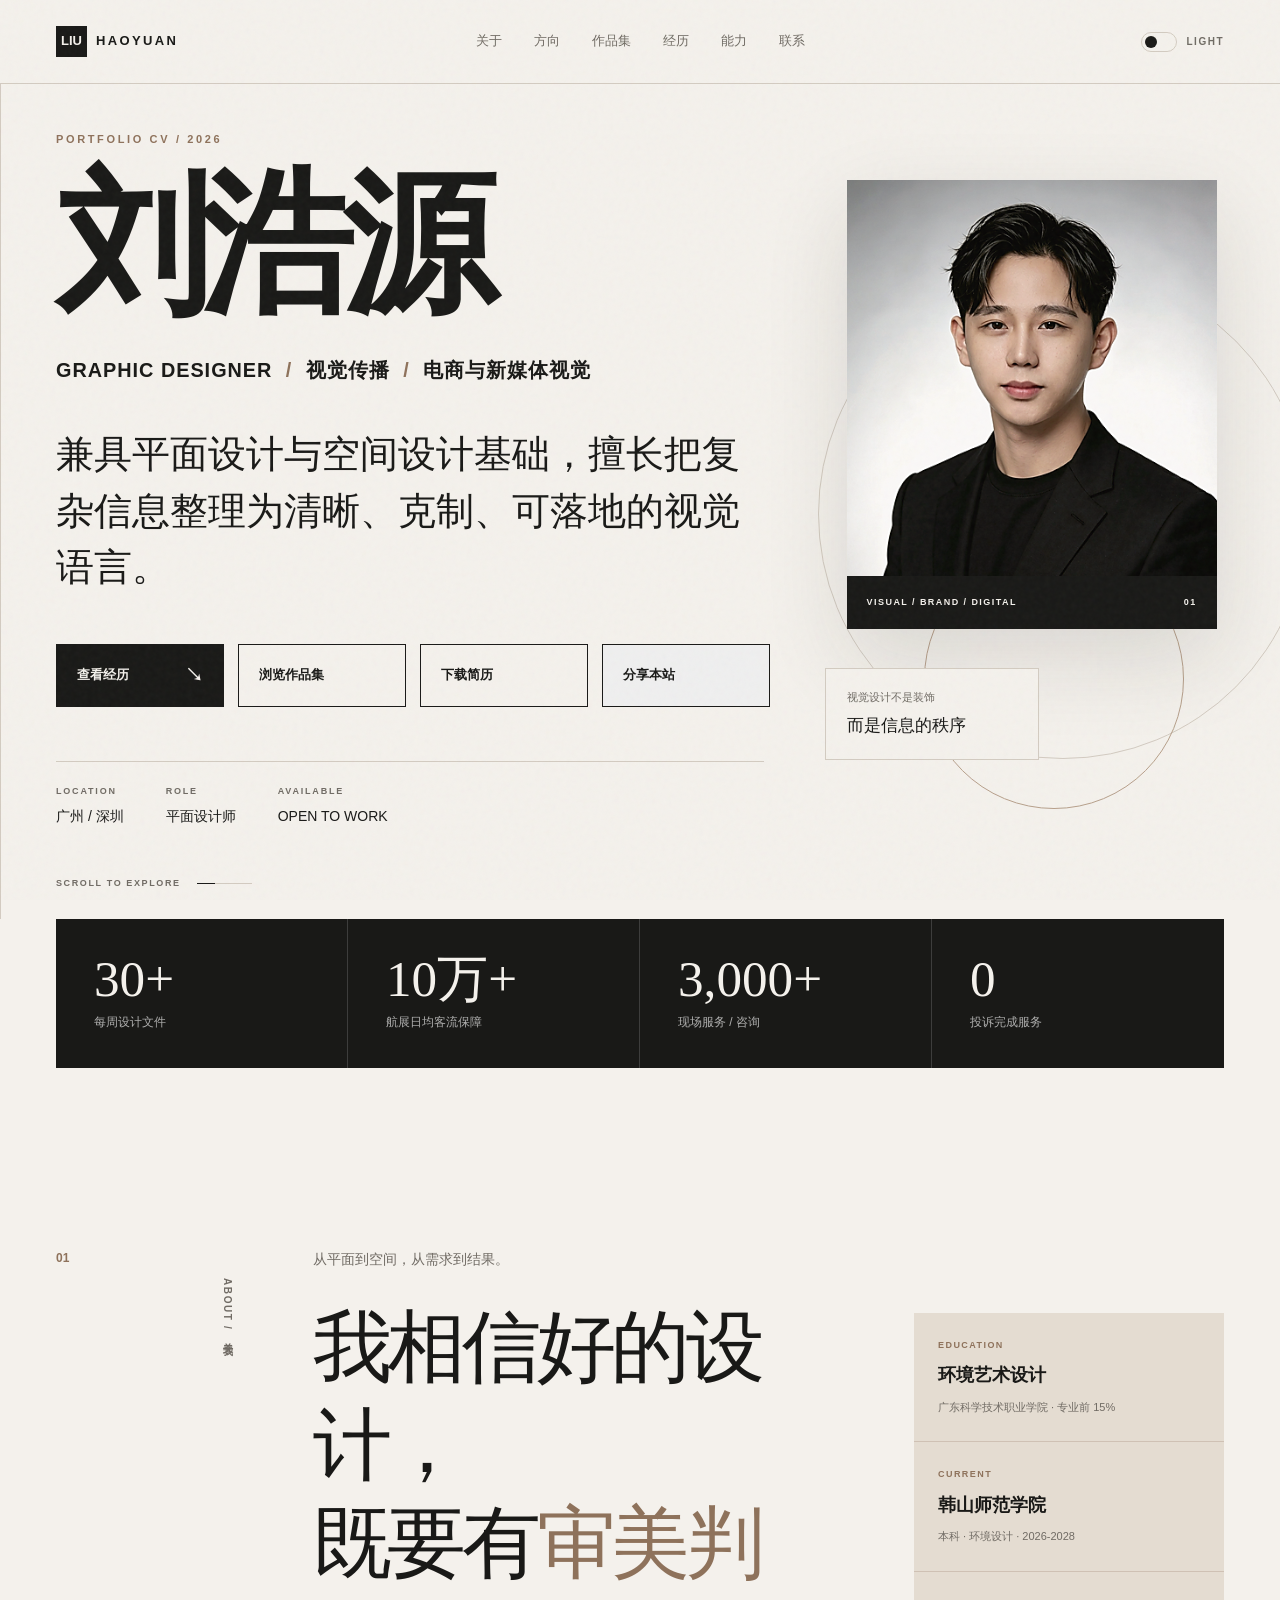
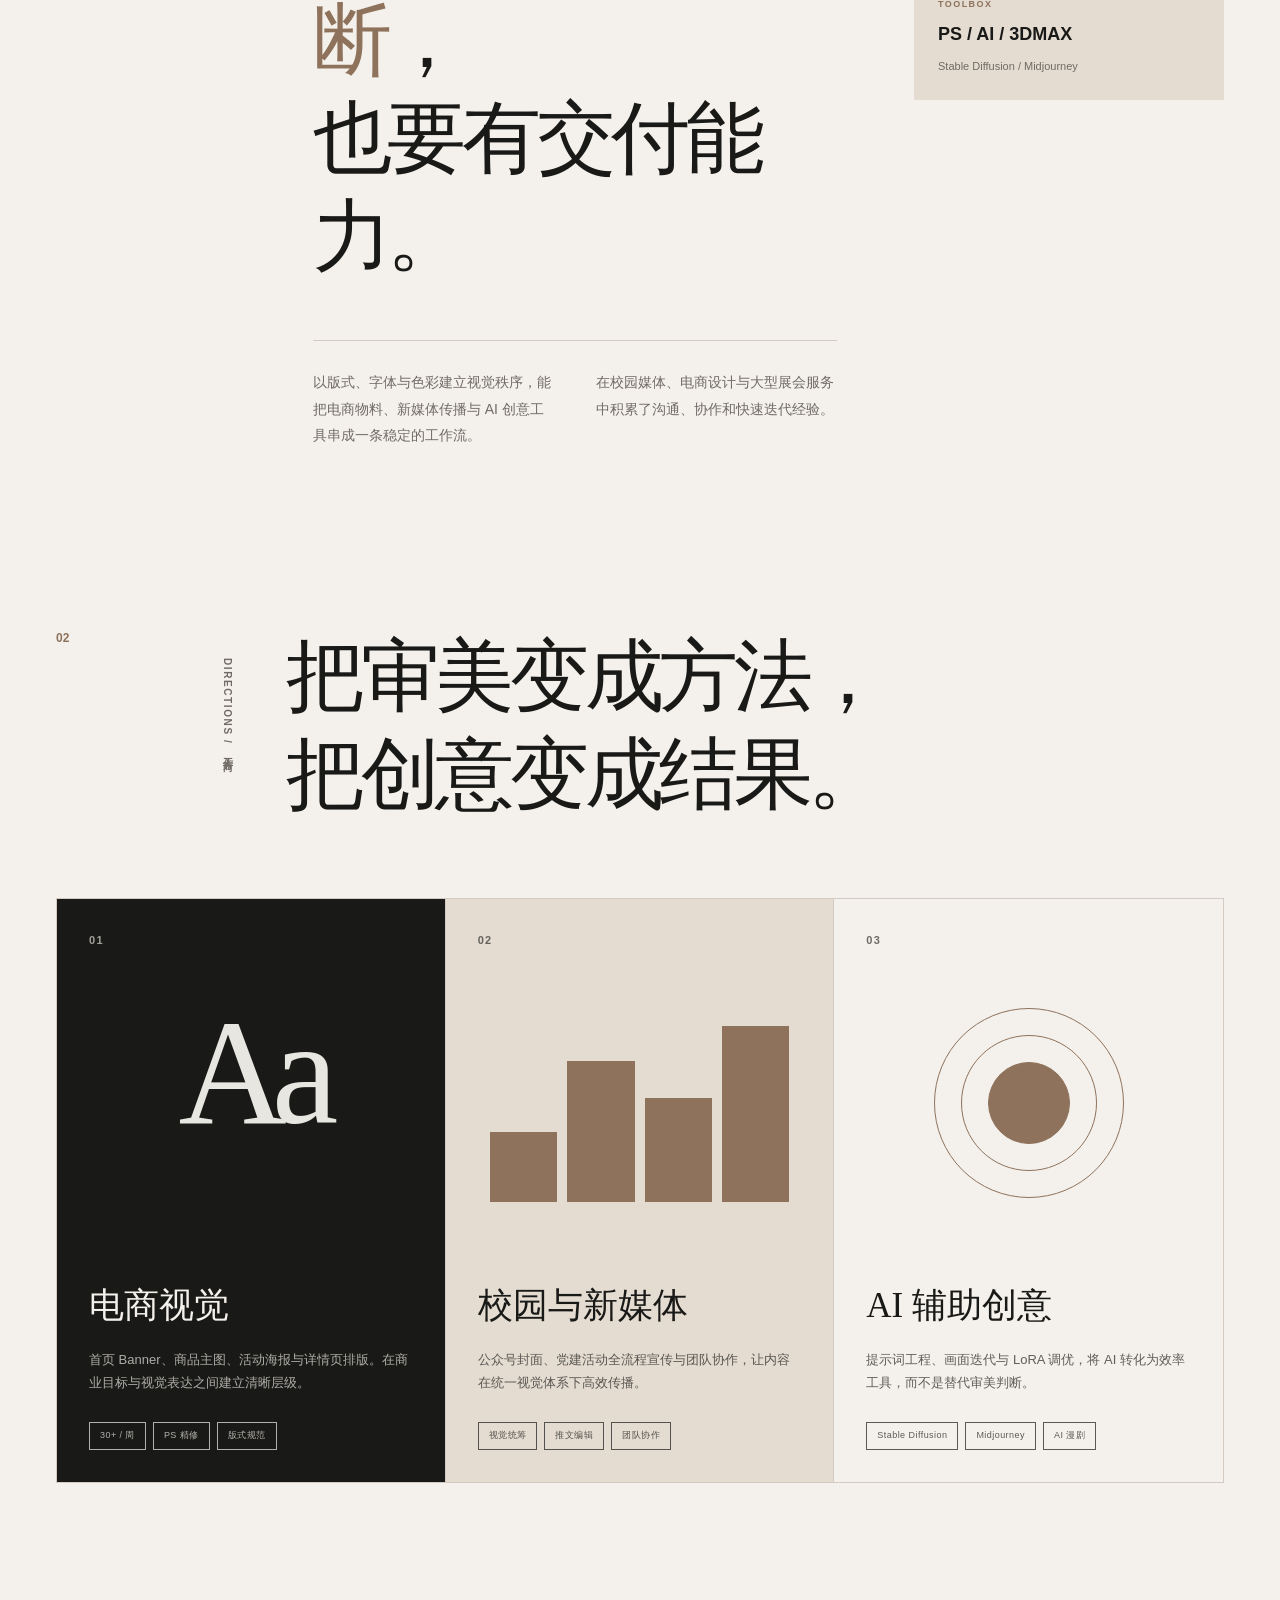
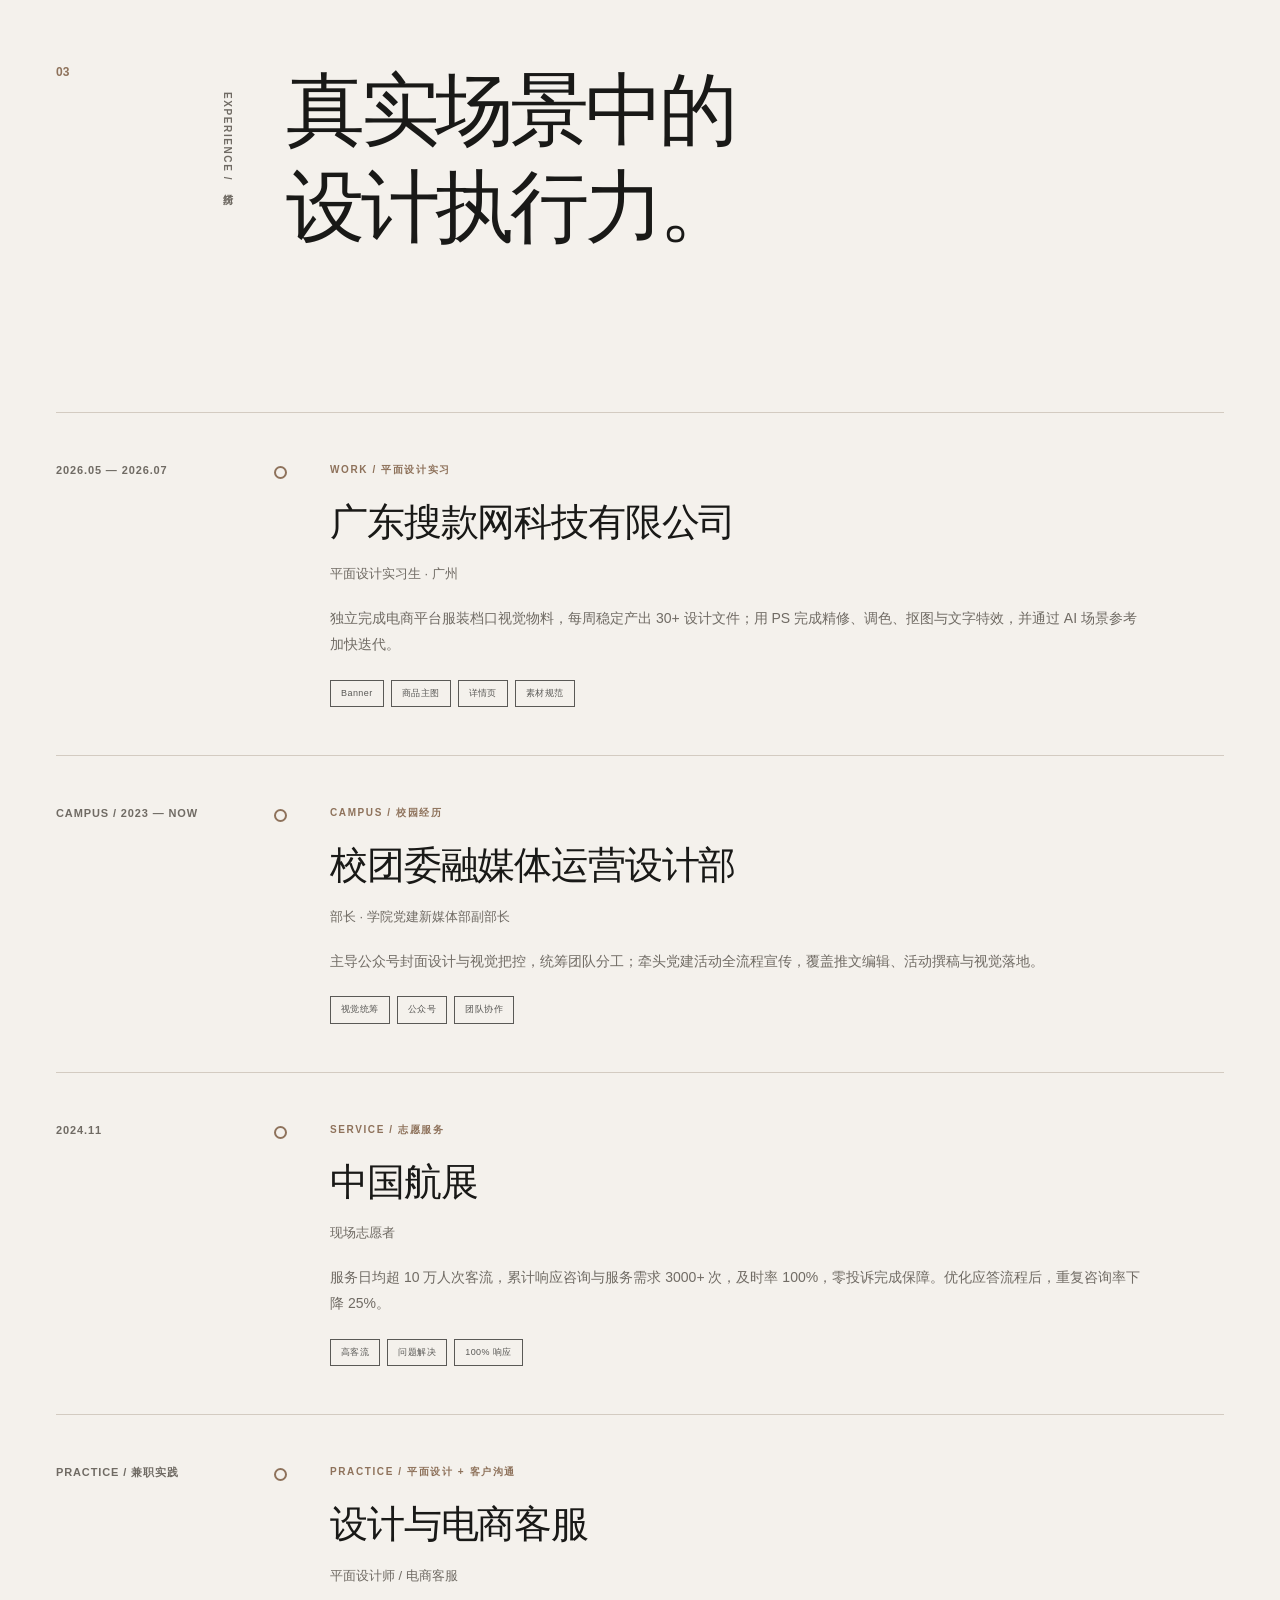
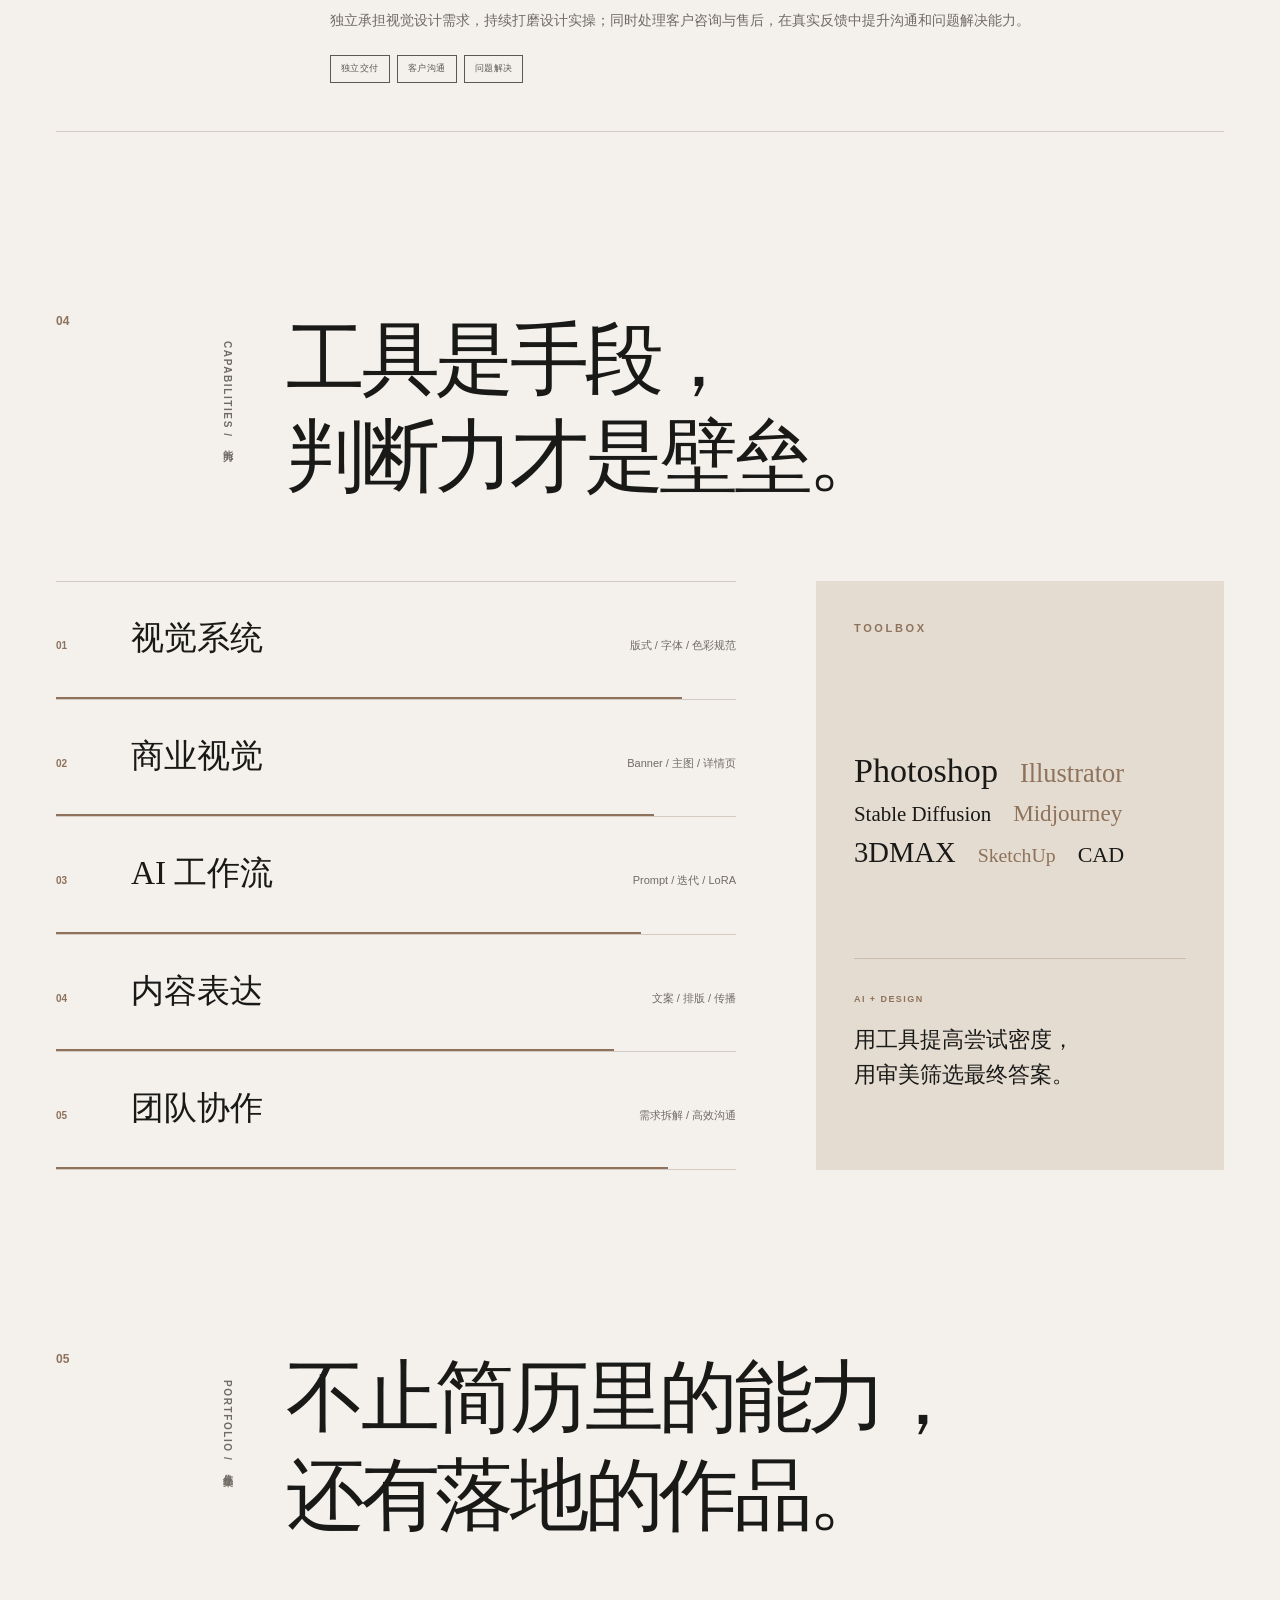
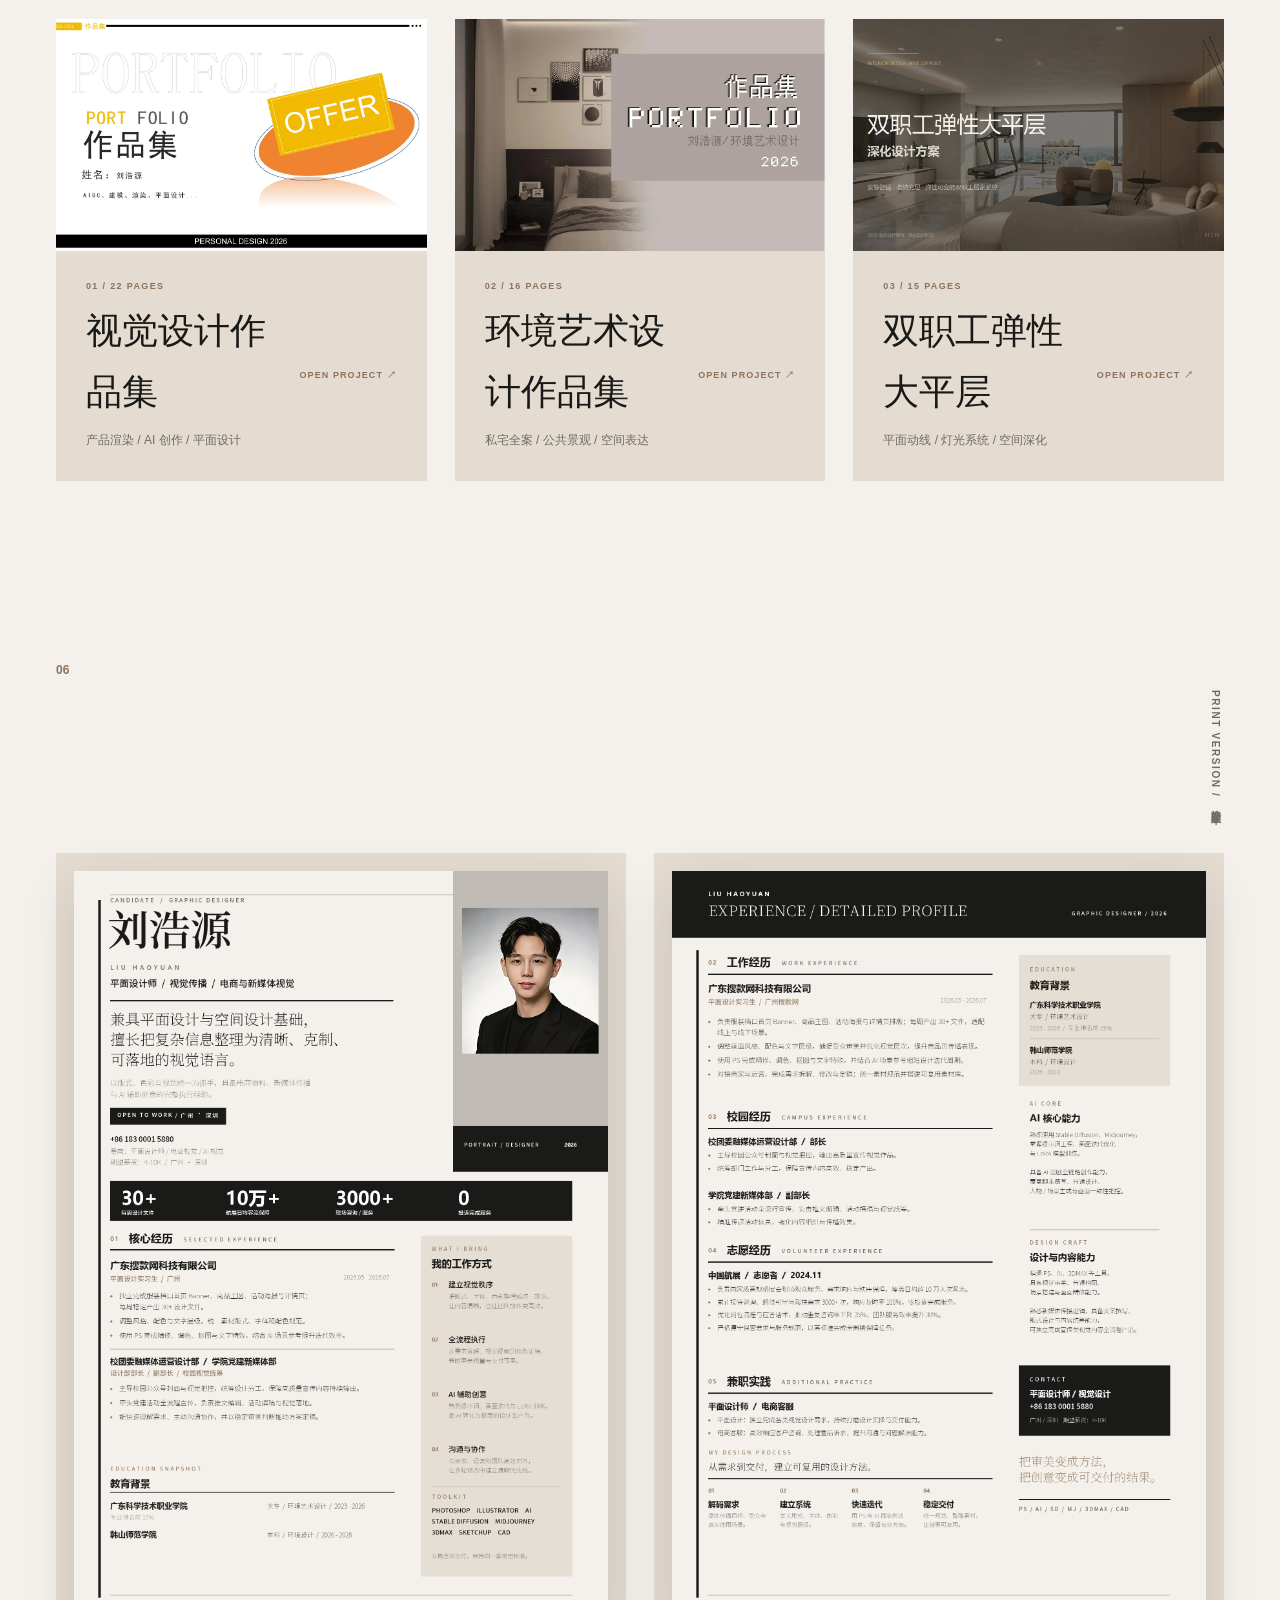
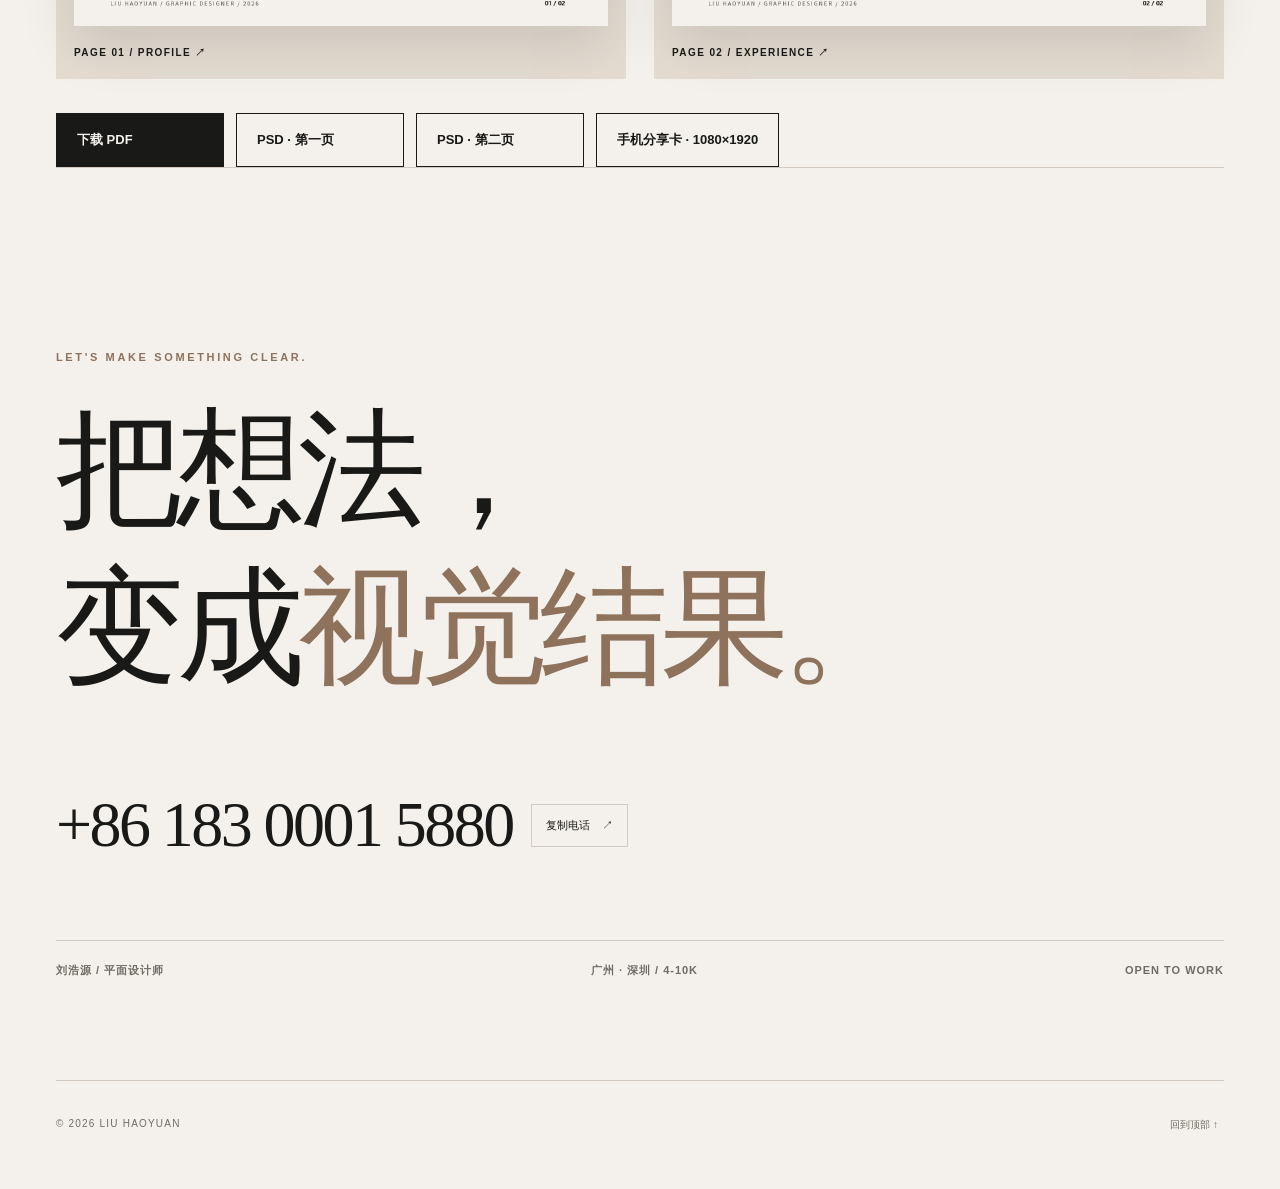
<file: index.html>
<!doctype html>
<html lang="zh-CN">
<head>
  <meta charset="utf-8">
  <meta name="viewport" content="width=device-width, initial-scale=1">
  <meta name="theme-color" content="#f4f1ec">
  <title>刘浩源｜平面设计师简历</title>
  <meta name="description" content="刘浩源，平面设计师。电商视觉、新媒体传播与 AI 辅助创意。">
  <meta name="robots" content="noindex, nofollow">
  <meta property="og:title" content="刘浩源｜平面设计师简历">
  <meta property="og:description" content="平面设计师 / 视觉传播 / 电商与新媒体视觉">
  <meta property="og:type" content="profile">
  <link rel="stylesheet" href="styles.css">
</head>
<body>
  <div class="grain" aria-hidden="true"></div>
  <div class="scroll-progress" aria-hidden="true"><span></span></div>

  <header class="site-header">
    <a class="wordmark" href="#home" aria-label="回到首页">
      <span>LIU</span>
      <span>HAOYUAN</span>
    </a>
    <nav class="site-nav" aria-label="主导航">
      <a href="#about">关于</a>
      <a href="#work">方向</a>
      <a href="portfolio.html?rev=deepening-final">作品集</a>
      <a href="#experience">经历</a>
      <a href="#skills">能力</a>
      <a href="#contact">联系</a>
    </nav>
    <button class="theme-toggle" type="button" aria-label="切换明暗主题" aria-pressed="false">
      <span class="theme-toggle__track"><span class="theme-toggle__dot"></span></span>
      <span class="theme-toggle__label">LIGHT</span>
    </button>
  </header>

  <main>
    <section id="home" class="hero section-wrap">
      <div class="hero-copy">
        <p class="eyebrow hero-enter" style="--delay:.05s">PORTFOLIO CV / 2026</p>
        <h1 class="hero-enter" style="--delay:.12s">刘浩源</h1>
        <p class="hero-role hero-enter" style="--delay:.2s">GRAPHIC DESIGNER <span>/</span> 视觉传播 <span>/</span> 电商与新媒体视觉</p>
        <p class="hero-statement hero-enter" style="--delay:.28s">
          兼具平面设计与空间设计基础，擅长把复杂信息整理为清晰、克制、可落地的视觉语言。
        </p>
        <div class="hero-actions hero-enter" style="--delay:.36s">
          <a class="button button--solid" href="#experience">查看经历 <span>↘</span></a>
          <a class="button button--line" href="portfolio.html?rev=deepening-final">浏览作品集</a>
          <a class="button button--line" href="resume.pdf" download>下载简历</a>
          <button class="button button--line share-site" type="button">分享本站</button>
        </div>
        <dl class="hero-meta hero-enter" style="--delay:.44s">
          <div><dt>LOCATION</dt><dd>广州 / 深圳</dd></div>
          <div><dt>ROLE</dt><dd>平面设计师</dd></div>
          <div><dt>AVAILABLE</dt><dd>OPEN TO WORK</dd></div>
        </dl>
      </div>

      <div class="portrait-stage hero-enter" style="--delay:.18s">
        <div class="portrait-orbit portrait-orbit--one" aria-hidden="true"></div>
        <div class="portrait-orbit portrait-orbit--two" aria-hidden="true"></div>
        <figure class="portrait-frame">
          <img src="portrait.png" alt="刘浩源肖像">
          <figcaption>
            <span>VISUAL / BRAND / DIGITAL</span>
            <span>01</span>
          </figcaption>
        </figure>
        <div class="portrait-note">
          <span>视觉设计不是装饰</span>
          <strong>而是信息的秩序</strong>
        </div>
      </div>

      <a class="scroll-cue" href="#metrics" aria-label="向下浏览">
        <span>SCROLL TO EXPLORE</span>
        <i></i>
      </a>
    </section>

    <section id="metrics" class="metrics section-wrap" aria-label="关键数据">
      <div class="metric" data-reveal>
        <strong class="counter" data-target="30" data-suffix="+">0+</strong>
        <span>每周设计文件</span>
      </div>
      <div class="metric" data-reveal style="--reveal-delay:.08s">
        <strong class="counter" data-target="10" data-suffix="万+">0万+</strong>
        <span>航展日均客流保障</span>
      </div>
      <div class="metric" data-reveal style="--reveal-delay:.16s">
        <strong class="counter" data-target="3000" data-suffix="+">0+</strong>
        <span>现场服务 / 咨询</span>
      </div>
      <div class="metric" data-reveal style="--reveal-delay:.24s">
        <strong>0</strong>
        <span>投诉完成服务</span>
      </div>
    </section>

    <section id="about" class="manifesto section-wrap">
      <div class="section-index" data-reveal>
        <span>01</span>
        <p>ABOUT / 关于我</p>
      </div>
      <div class="manifesto-copy">
        <p class="manifesto-kicker" data-reveal>从平面到空间，从需求到结果。</p>
        <h2 data-reveal style="--reveal-delay:.08s">
          我相信好的设计，<br>
          既要有<span>审美判断</span>，<br>
          也要有交付能力。
        </h2>
        <div class="manifesto-body" data-reveal style="--reveal-delay:.16s">
          <p>以版式、字体与色彩建立视觉秩序，能把电商物料、新媒体传播与 AI 创意工具串成一条稳定的工作流。</p>
          <p>在校园媒体、电商设计与大型展会服务中积累了沟通、协作和快速迭代经验。</p>
        </div>
      </div>
      <aside class="profile-facts" data-reveal style="--reveal-delay:.22s">
        <div><span>EDUCATION</span><strong>环境艺术设计</strong><small>广东科学技术职业学院 · 专业前 15%</small></div>
        <div><span>CURRENT</span><strong>韩山师范学院</strong><small>本科 · 环境设计 · 2026-2028</small></div>
        <div><span>TOOLBOX</span><strong>PS / AI / 3DMAX</strong><small>Stable Diffusion / Midjourney</small></div>
      </aside>
    </section>

    <section id="work" class="direction section-wrap">
      <div class="section-heading" data-reveal>
        <div class="section-index"><span>02</span><p>DIRECTIONS / 工作方向</p></div>
        <h2>把审美变成方法，<br>把创意变成结果。</h2>
      </div>

      <div class="direction-grid">
        <article class="direction-card direction-card--dark" data-reveal>
          <div class="card-number">01</div>
          <div class="card-signal" aria-hidden="true">Aa</div>
          <h3>电商视觉</h3>
          <p>首页 Banner、商品主图、活动海报与详情页排版。在商业目标与视觉表达之间建立清晰层级。</p>
          <ul><li>30+ / 周</li><li>PS 精修</li><li>版式规范</li></ul>
        </article>
        <article class="direction-card direction-card--sand" data-reveal style="--reveal-delay:.08s">
          <div class="card-number">02</div>
          <div class="card-bars" aria-hidden="true"><i></i><i></i><i></i><i></i></div>
          <h3>校园与新媒体</h3>
          <p>公众号封面、党建活动全流程宣传与团队协作，让内容在统一视觉体系下高效传播。</p>
          <ul><li>视觉统筹</li><li>推文编辑</li><li>团队协作</li></ul>
        </article>
        <article class="direction-card direction-card--line" data-reveal style="--reveal-delay:.16s">
          <div class="card-number">03</div>
          <div class="card-rings" aria-hidden="true"><i></i><i></i><i></i></div>
          <h3>AI 辅助创意</h3>
          <p>提示词工程、画面迭代与 LoRA 调优，将 AI 转化为效率工具，而不是替代审美判断。</p>
          <ul><li>Stable Diffusion</li><li>Midjourney</li><li>AI 漫剧</li></ul>
        </article>
      </div>
    </section>

    <section id="experience" class="experience section-wrap">
      <div class="section-heading" data-reveal>
        <div class="section-index"><span>03</span><p>EXPERIENCE / 经历</p></div>
        <h2>真实场景中的<br>设计执行力。</h2>
      </div>

      <div class="experience-filter" data-reveal role="tablist" aria-label="经历筛选">
        <button class="is-active" type="button" data-filter="all">全部</button>
        <button type="button" data-filter="work">工作</button>
        <button type="button" data-filter="campus">校园</button>
        <button type="button" data-filter="community">志愿</button>
      </div>

      <div class="timeline">
        <article class="timeline-item" data-category="work" data-reveal>
          <div class="timeline-date">2026.05 — 2026.07</div>
          <div class="timeline-dot"></div>
          <div class="timeline-content">
            <p class="timeline-type">WORK / 平面设计实习</p>
            <h3>广东搜款网科技有限公司</h3>
            <p class="timeline-role">平面设计实习生 · 广州</p>
            <p>独立完成电商平台服装档口视觉物料，每周稳定产出 30+ 设计文件；用 PS 完成精修、调色、抠图与文字特效，并通过 AI 场景参考加快迭代。</p>
            <div class="tag-row"><span>Banner</span><span>商品主图</span><span>详情页</span><span>素材规范</span></div>
          </div>
        </article>

        <article class="timeline-item" data-category="campus" data-reveal>
          <div class="timeline-date">CAMPUS / 2023 — NOW</div>
          <div class="timeline-dot"></div>
          <div class="timeline-content">
            <p class="timeline-type">CAMPUS / 校园经历</p>
            <h3>校团委融媒体运营设计部</h3>
            <p class="timeline-role">部长 · 学院党建新媒体部副部长</p>
            <p>主导公众号封面设计与视觉把控，统筹团队分工；牵头党建活动全流程宣传，覆盖推文编辑、活动撰稿与视觉落地。</p>
            <div class="tag-row"><span>视觉统筹</span><span>公众号</span><span>团队协作</span></div>
          </div>
        </article>

        <article class="timeline-item" data-category="community" data-reveal>
          <div class="timeline-date">2024.11</div>
          <div class="timeline-dot"></div>
          <div class="timeline-content">
            <p class="timeline-type">SERVICE / 志愿服务</p>
            <h3>中国航展</h3>
            <p class="timeline-role">现场志愿者</p>
            <p>服务日均超 10 万人次客流，累计响应咨询与服务需求 3000+ 次，及时率 100%，零投诉完成保障。优化应答流程后，重复咨询率下降 25%。</p>
            <div class="tag-row"><span>高客流</span><span>问题解决</span><span>100% 响应</span></div>
          </div>
        </article>

        <article class="timeline-item" data-category="work" data-reveal>
          <div class="timeline-date">PRACTICE / 兼职实践</div>
          <div class="timeline-dot"></div>
          <div class="timeline-content">
            <p class="timeline-type">PRACTICE / 平面设计 + 客户沟通</p>
            <h3>设计与电商客服</h3>
            <p class="timeline-role">平面设计师 / 电商客服</p>
            <p>独立承担视觉设计需求，持续打磨设计实操；同时处理客户咨询与售后，在真实反馈中提升沟通和问题解决能力。</p>
            <div class="tag-row"><span>独立交付</span><span>客户沟通</span><span>问题解决</span></div>
          </div>
        </article>
      </div>
    </section>

    <section id="skills" class="skills section-wrap">
      <div class="section-heading" data-reveal>
        <div class="section-index"><span>04</span><p>CAPABILITIES / 能力</p></div>
        <h2>工具是手段，<br>判断力才是壁垒。</h2>
      </div>

      <div class="skills-layout">
        <div class="skill-system" data-reveal>
          <div class="skill-row"><span>01</span><h3>视觉系统</h3><p>版式 / 字体 / 色彩规范</p><i style="--level:92%"></i></div>
          <div class="skill-row"><span>02</span><h3>商业视觉</h3><p>Banner / 主图 / 详情页</p><i style="--level:88%"></i></div>
          <div class="skill-row"><span>03</span><h3>AI 工作流</h3><p>Prompt / 迭代 / LoRA</p><i style="--level:86%"></i></div>
          <div class="skill-row"><span>04</span><h3>内容表达</h3><p>文案 / 排版 / 传播</p><i style="--level:82%"></i></div>
          <div class="skill-row"><span>05</span><h3>团队协作</h3><p>需求拆解 / 高效沟通</p><i style="--level:90%"></i></div>
        </div>

        <div class="skill-stack" data-reveal style="--reveal-delay:.12s">
          <p class="eyebrow">TOOLBOX</p>
          <div class="tool-cloud" aria-label="设计工具">
            <span style="--size:1.55">Photoshop</span>
            <span style="--size:1.2">Illustrator</span>
            <span style="--size:.95">Stable Diffusion</span>
            <span style="--size:1.05">Midjourney</span>
            <span style="--size:1.3">3DMAX</span>
            <span style="--size:.9">SketchUp</span>
            <span style="--size:1">CAD</span>
          </div>
          <div class="skill-quote">
            <span>AI + DESIGN</span>
            <p>用工具提高尝试密度，<br>用审美筛选最终答案。</p>
          </div>
        </div>
      </div>
    </section>

    <section class="portfolio-teaser section-wrap">
      <div class="section-heading" data-reveal>
        <div class="section-index"><span>05</span><p>PORTFOLIO / 作品集</p></div>
        <h2>不止简历里的能力，<br>还有落地的作品。</h2>
      </div>
      <div class="portfolio-teaser-grid">
        <a href="portfolio.html?rev=deepening-final#visual" data-reveal>
          <div class="portfolio-teaser-image">
            <img src="visual-01.webp" alt="视觉设计作品集封面" loading="lazy">
          </div>
          <div class="portfolio-teaser-meta">
            <span>01 / 22 PAGES</span>
            <h3>视觉设计作品集</h3>
            <p>产品渲染 / AI 创作 / 平面设计</p>
            <i>OPEN PROJECT ↗</i>
          </div>
        </a>
        <a href="portfolio.html?rev=deepening-final#environment" data-reveal style="--reveal-delay:.1s">
          <div class="portfolio-teaser-image">
            <img src="environment-01.webp" alt="环境艺术设计作品集封面" loading="lazy">
          </div>
          <div class="portfolio-teaser-meta">
            <span>02 / 16 PAGES</span>
            <h3>环境艺术设计作品集</h3>
            <p>私宅全案 / 公共景观 / 空间表达</p>
            <i>OPEN PROJECT ↗</i>
          </div>
        </a>
        <a href="portfolio.html?rev=deepening-final#deepening" data-reveal style="--reveal-delay:.18s">
          <div class="portfolio-teaser-image">
            <img src="deepening-01.webp?v=cover1" alt="双职工弹性大平层深化设计方案" loading="lazy">
          </div>
          <div class="portfolio-teaser-meta">
            <span>03 / 15 PAGES</span>
            <h3>双职工弹性大平层</h3>
            <p>平面动线 / 灯光系统 / 空间深化</p>
            <i>OPEN PROJECT ↗</i>
          </div>
        </a>
      </div>
    </section>

    <section class="archive section-wrap">
      <div class="section-index" data-reveal><span>06</span><p>PRINT VERSION / 静态版本</p></div>
      <div class="archive-grid">
        <a href="resume-page-1.png" target="_blank" rel="noopener" data-reveal>
          <img src="resume-page-1.png" alt="简历第一页预览">
          <span>PAGE 01 / PROFILE ↗</span>
        </a>
        <a href="resume-page-2.png" target="_blank" rel="noopener" data-reveal style="--reveal-delay:.1s">
          <img src="resume-page-2.png" alt="简历第二页预览">
          <span>PAGE 02 / EXPERIENCE ↗</span>
        </a>
      </div>
      <div class="archive-actions" data-reveal>
        <a class="button button--solid" href="resume.pdf" download>下载 PDF</a>
        <a class="button button--line" href="resume-p01.psd" download>PSD · 第一页</a>
        <a class="button button--line" href="resume-p02.psd" download>PSD · 第二页</a>
        <a class="button button--line" href="mobile-share-card.png" download>手机分享卡 · 1080×1920</a>
      </div>
    </section>

    <section id="contact" class="contact section-wrap">
      <p class="eyebrow" data-reveal>LET'S MAKE SOMETHING CLEAR.</p>
      <h2 data-reveal>把想法，<br>变成<span>视觉结果。</span></h2>
      <div class="contact-row" data-reveal>
        <a class="contact-phone" href="tel:+8618300015880">+86 183 0001 5880</a>
        <button class="copy-phone" type="button" data-copy="+86 183 0001 5880">
          <span>复制电话</span><i>↗</i>
        </button>
      </div>
      <div class="contact-meta" data-reveal>
        <span>刘浩源 / 平面设计师</span>
        <span>广州 · 深圳 / 4-10K</span>
        <span>OPEN TO WORK</span>
      </div>
    </section>
  </main>

  <footer class="site-footer">
    <span>© 2026 LIU HAOYUAN</span>
    <button class="back-to-top" type="button">回到顶部 ↑</button>
  </footer>
  <div class="toast" role="status" aria-live="polite">电话已复制</div>
  <script src="script.js"></script>
</body>
</html>
</file>
<file: styles.css>
:root {
  --paper: #f4f1ec;
  --paper-soft: #ebe5dc;
  --ink: #191917;
  --muted: #706b64;
  --line: #d3cbc1;
  --sand: #e4dcd1;
  --accent: #8e725b;
  --accent-soft: #b7a08b;
  --white: #fff;
  --header-bg: rgba(244, 241, 236, .86);
  --shadow: 0 30px 80px rgba(35, 29, 24, .12);
  --serif: "Noto Serif SC", "Songti SC", "SimSun", serif;
  --sans: "Noto Sans SC", "Microsoft YaHei UI", "PingFang SC", sans-serif;
  --ease: cubic-bezier(.2, .7, .15, 1);
}

[data-theme="dark"] {
  --paper: #171715;
  --paper-soft: #22211e;
  --ink: #f0ece5;
  --muted: #aaa39a;
  --line: #3c3934;
  --sand: #292621;
  --accent: #c7a98d;
  --accent-soft: #8f7661;
  --white: #f8f4ee;
  --header-bg: rgba(23, 23, 21, .86);
  --shadow: 0 30px 80px rgba(0, 0, 0, .35);
}

* {
  box-sizing: border-box;
}

html {
  scroll-behavior: smooth;
  scroll-padding-top: 100px;
}

body {
  margin: 0;
  color: var(--ink);
  background: var(--paper);
  font-family: var(--sans);
  font-size: 16px;
  line-height: 1.7;
  transition: background-color .4s var(--ease), color .4s var(--ease);
  overflow-x: hidden;
}

::selection {
  color: var(--paper);
  background: var(--ink);
}

img {
  display: block;
  max-width: 100%;
}

a {
  color: inherit;
  text-decoration: none;
}

button {
  color: inherit;
  font: inherit;
}

.grain {
  position: fixed;
  inset: 0;
  z-index: 100;
  pointer-events: none;
  opacity: .042;
  background-image: url("data:image/svg+xml,%3Csvg viewBox='0 0 180 180' xmlns='http://www.w3.org/2000/svg'%3E%3Cfilter id='n'%3E%3CfeTurbulence type='fractalNoise' baseFrequency='.95' numOctaves='4' stitchTiles='stitch'/%3E%3C/filter%3E%3Crect width='100%25' height='100%25' filter='url(%23n)' opacity='.85'/%3E%3C/svg%3E");
}

.scroll-progress {
  position: fixed;
  z-index: 101;
  top: 0;
  left: 0;
  width: 100%;
  height: 3px;
  background: transparent;
}

.scroll-progress span {
  display: block;
  width: 100%;
  height: 100%;
  background: var(--accent);
  transform: scaleX(0);
  transform-origin: left;
}

.section-wrap {
  width: min(1440px, calc(100% - 112px));
  margin-inline: auto;
}

.site-header {
  position: fixed;
  z-index: 50;
  top: 0;
  left: 0;
  display: grid;
  grid-template-columns: 1fr auto 1fr;
  align-items: center;
  width: 100%;
  height: 84px;
  padding: 0 56px;
  border-bottom: 1px solid var(--line);
  background: var(--header-bg);
  backdrop-filter: blur(18px);
}

.wordmark {
  display: flex;
  align-items: center;
  gap: 9px;
  justify-self: start;
  font-size: 13px;
  font-weight: 700;
  letter-spacing: .18em;
}

.wordmark span:first-child {
  display: grid;
  width: 31px;
  height: 31px;
  place-items: center;
  color: var(--paper);
  background: var(--ink);
  letter-spacing: 0;
}

.site-nav {
  display: flex;
  gap: 32px;
  justify-content: center;
}

.site-nav a {
  position: relative;
  color: var(--muted);
  font-size: 13px;
  transition: color .25s ease;
}

.site-nav a::after {
  position: absolute;
  right: 0;
  bottom: -8px;
  left: 0;
  height: 1px;
  content: "";
  background: var(--ink);
  transform: scaleX(0);
  transform-origin: right;
  transition: transform .35s var(--ease);
}

.site-nav a:hover,
.site-nav a.is-active {
  color: var(--ink);
}

.site-nav a:hover::after,
.site-nav a.is-active::after {
  transform: scaleX(1);
  transform-origin: left;
}

.theme-toggle {
  display: flex;
  align-items: center;
  gap: 10px;
  justify-self: end;
  padding: 0;
  border: 0;
  background: none;
  cursor: pointer;
}

.theme-toggle__track {
  position: relative;
  width: 36px;
  height: 20px;
  border: 1px solid var(--line);
  border-radius: 99px;
}

.theme-toggle__dot {
  position: absolute;
  top: 3px;
  left: 3px;
  width: 12px;
  height: 12px;
  border-radius: 50%;
  background: var(--ink);
  transition: transform .35s var(--ease);
}

[data-theme="dark"] .theme-toggle__dot {
  transform: translateX(16px);
}

.theme-toggle__label {
  color: var(--muted);
  font-size: 10px;
  font-weight: 700;
  letter-spacing: .15em;
}

.hero {
  position: relative;
  display: grid;
  grid-template-columns: minmax(0, 1.45fr) minmax(370px, .7fr);
  gap: clamp(48px, 7vw, 124px);
  align-items: center;
  min-height: max(760px, 100svh);
  padding-top: 130px;
  padding-bottom: 90px;
}

.hero::before {
  position: absolute;
  top: 84px;
  bottom: 0;
  left: -56px;
  width: 1px;
  content: "";
  background: var(--line);
}

.eyebrow {
  margin: 0 0 26px;
  color: var(--accent);
  font-size: 11px;
  font-weight: 700;
  letter-spacing: .24em;
}

.hero h1 {
  margin: 0;
  font-family: var(--serif);
  font-size: clamp(90px, 12vw, 176px);
  font-weight: 600;
  line-height: .92;
  letter-spacing: -.07em;
}

.hero-role {
  max-width: 790px;
  margin: 38px 0 0;
  font-size: clamp(17px, 1.55vw, 23px);
  font-weight: 600;
  letter-spacing: .05em;
}

.hero-role span {
  margin: 0 .35em;
  color: var(--accent);
}

.hero-statement {
  max-width: 830px;
  margin: 38px 0 0;
  font-family: var(--serif);
  font-size: clamp(26px, 3vw, 45px);
  line-height: 1.48;
}

.hero-actions {
  display: flex;
  gap: 14px;
  margin-top: 48px;
}

.button {
  display: inline-flex;
  gap: 34px;
  align-items: center;
  justify-content: space-between;
  min-width: 168px;
  padding: 15px 20px;
  border: 1px solid var(--ink);
  font-size: 13px;
  font-weight: 600;
  transition: color .3s var(--ease), background-color .3s var(--ease), transform .3s var(--ease);
}

.button:hover {
  transform: translateY(-3px);
}

.button span {
  font-size: 18px;
}

.button--solid {
  color: var(--paper);
  background: var(--ink);
}

.button--solid:hover {
  color: var(--paper);
  background: var(--accent);
  border-color: var(--accent);
}

.button--line:hover {
  color: var(--paper);
  background: var(--ink);
}

.hero-meta {
  display: flex;
  gap: 42px;
  margin: 54px 0 0;
  padding-top: 22px;
  border-top: 1px solid var(--line);
}

.hero-meta div {
  display: grid;
  gap: 6px;
}

.hero-meta dt {
  color: var(--muted);
  font-size: 9px;
  font-weight: 700;
  letter-spacing: .2em;
}

.hero-meta dd {
  margin: 0;
  font-size: 14px;
}

.portrait-stage {
  position: relative;
  min-height: 630px;
  transform: translate3d(var(--mx, 0), var(--my, 0), 0);
  transition: transform .18s ease-out;
}

.portrait-frame {
  position: absolute;
  z-index: 2;
  top: 16px;
  right: 2%;
  width: min(100%, 440px);
  margin: 0;
  background: var(--sand);
  box-shadow: var(--shadow);
}

.portrait-frame img {
  width: 100%;
  aspect-ratio: .936;
  object-fit: cover;
  filter: saturate(.86) contrast(1.02);
}

.portrait-frame figcaption {
  display: flex;
  align-items: center;
  justify-content: space-between;
  padding: 19px 20px;
  color: var(--paper);
  background: var(--ink);
  font-size: 9px;
  font-weight: 700;
  letter-spacing: .16em;
}

.portrait-orbit {
  position: absolute;
  border: 1px solid var(--line);
  border-radius: 50%;
}

.portrait-orbit--one {
  top: 105px;
  right: -84px;
  width: 490px;
  height: 490px;
}

.portrait-orbit--two {
  right: 40px;
  bottom: -15px;
  width: 260px;
  height: 260px;
  border-color: var(--accent-soft);
}

.portrait-note {
  position: absolute;
  z-index: 3;
  right: 50%;
  bottom: 34px;
  display: grid;
  gap: 5px;
  width: 214px;
  padding: 19px 21px;
  border: 1px solid var(--line);
  background: var(--paper);
}

.portrait-note span {
  color: var(--muted);
  font-size: 11px;
}

.portrait-note strong {
  font-family: var(--serif);
  font-size: 17px;
  font-weight: 500;
}

.scroll-cue {
  position: absolute;
  bottom: 28px;
  left: 0;
  display: flex;
  gap: 16px;
  align-items: center;
  color: var(--muted);
  font-size: 9px;
  font-weight: 700;
  letter-spacing: .18em;
}

.scroll-cue i {
  position: relative;
  display: block;
  width: 55px;
  height: 1px;
  overflow: hidden;
  background: var(--line);
}

.scroll-cue i::after {
  position: absolute;
  top: 0;
  left: 0;
  width: 18px;
  height: 1px;
  content: "";
  background: var(--ink);
  animation: scrollLine 2s ease-in-out infinite;
}

.metrics {
  display: grid;
  grid-template-columns: repeat(4, 1fr);
  color: var(--paper);
  background: var(--ink);
}

.metric {
  display: grid;
  gap: 8px;
  padding: 34px 38px 36px;
  border-right: 1px solid rgba(255, 255, 255, .16);
}

.metric:last-child {
  border-right: 0;
}

.metric strong {
  font-family: var(--serif);
  font-size: clamp(40px, 4vw, 66px);
  font-weight: 500;
  line-height: 1;
}

.metric span {
  color: rgba(255, 255, 255, .65);
  font-size: 12px;
}

.manifesto,
.direction,
.experience,
.skills,
.archive,
.contact {
  padding-top: clamp(110px, 14vw, 210px);
}

.manifesto {
  display: grid;
  grid-template-columns: 180px minmax(0, 1fr) 310px;
  gap: clamp(36px, 6vw, 96px);
  align-items: start;
}

.section-index {
  display: grid;
  gap: 10px;
  align-content: start;
}

.section-index > span {
  color: var(--accent);
  font-size: 12px;
  font-weight: 700;
}

.section-index > p {
  margin: 0;
  color: var(--muted);
  font-size: 10px;
  font-weight: 700;
  letter-spacing: .16em;
  writing-mode: vertical-rl;
}

.manifesto-kicker {
  margin: 0 0 28px;
  color: var(--muted);
  font-size: 14px;
}

.manifesto h2,
.section-heading h2,
.contact h2 {
  margin: 0;
  font-family: var(--serif);
  font-size: clamp(44px, 6.2vw, 94px);
  font-weight: 450;
  line-height: 1.23;
  letter-spacing: -.055em;
}

.manifesto h2 span,
.contact h2 span {
  color: var(--accent);
}

.manifesto-body {
  display: grid;
  grid-template-columns: repeat(2, 1fr);
  gap: 42px;
  margin-top: 55px;
  padding-top: 28px;
  border-top: 1px solid var(--line);
}

.manifesto-body p {
  margin: 0;
  color: var(--muted);
  font-size: 14px;
  line-height: 1.9;
}

.profile-facts {
  display: grid;
  gap: 0;
  margin-top: 65px;
  background: var(--sand);
}

.profile-facts div {
  display: grid;
  gap: 7px;
  padding: 25px 24px;
  border-bottom: 1px solid rgba(142, 114, 91, .25);
}

.profile-facts div:last-child {
  border-bottom: 0;
}

.profile-facts span {
  color: var(--accent);
  font-size: 9px;
  font-weight: 700;
  letter-spacing: .16em;
}

.profile-facts strong {
  font-size: 18px;
  font-weight: 600;
}

.profile-facts small {
  color: var(--muted);
  font-size: 11px;
}

.section-heading {
  display: grid;
  grid-template-columns: 180px 1fr;
  gap: 50px;
  align-items: start;
  margin-bottom: 75px;
}

.direction-grid {
  display: grid;
  grid-template-columns: repeat(3, 1fr);
  border: 1px solid var(--line);
}

.direction-card {
  position: relative;
  display: flex;
  flex-direction: column;
  min-height: 550px;
  padding: 32px;
  overflow: hidden;
  border-right: 1px solid var(--line);
  transition: transform .45s var(--ease), box-shadow .45s var(--ease);
}

.direction-card:last-child {
  border-right: 0;
}

.direction-card:hover {
  z-index: 2;
  transform: translateY(-10px);
  box-shadow: var(--shadow);
}

.direction-card--dark {
  color: var(--paper);
  background: var(--ink);
}

.direction-card--sand {
  background: var(--sand);
}

.direction-card--line {
  background: var(--paper);
}

.card-number {
  font-size: 11px;
  font-weight: 700;
  letter-spacing: .12em;
  opacity: .62;
}

.card-signal {
  align-self: center;
  margin: 70px 0 54px;
  font-family: var(--serif);
  font-size: 150px;
  line-height: .7;
  letter-spacing: -.1em;
  opacity: .95;
}

.card-bars {
  display: flex;
  gap: 10px;
  align-items: flex-end;
  height: 185px;
  margin: 67px 12px 74px;
}

.card-bars i {
  display: block;
  width: 25%;
  background: var(--accent);
  transition: height .8s var(--ease), background-color .3s ease;
}

.card-bars i:nth-child(1) { height: 38%; }
.card-bars i:nth-child(2) { height: 76%; }
.card-bars i:nth-child(3) { height: 56%; }
.card-bars i:nth-child(4) { height: 95%; }

.direction-card:hover .card-bars i {
  background: var(--ink);
}

.card-rings {
  position: relative;
  width: 190px;
  height: 190px;
  margin: 58px auto 78px;
}

.card-rings i {
  position: absolute;
  inset: 0;
  border: 1px solid var(--accent);
  border-radius: 50%;
  transition: transform .8s var(--ease);
}

.card-rings i:nth-child(2) {
  inset: 27px;
}

.card-rings i:nth-child(3) {
  inset: 54px;
  background: var(--accent);
}

.direction-card:hover .card-rings i:nth-child(1) {
  transform: rotate(28deg) scale(1.06);
}

.direction-card:hover .card-rings i:nth-child(2) {
  transform: rotate(-36deg);
}

.direction-card h3 {
  margin: auto 0 12px;
  font-family: var(--serif);
  font-size: 35px;
  font-weight: 500;
}

.direction-card p {
  max-width: 340px;
  margin: 0;
  color: inherit;
  font-size: 13px;
  line-height: 1.8;
  opacity: .68;
}

.direction-card ul {
  display: flex;
  flex-wrap: wrap;
  gap: 7px;
  margin: 28px 0 0;
  padding: 0;
  list-style: none;
}

.direction-card li,
.tag-row span {
  padding: 5px 10px;
  border: 1px solid currentColor;
  font-size: 9px;
  letter-spacing: .05em;
  opacity: .7;
}

.experience-filter {
  display: flex;
  gap: 8px;
  margin-bottom: 40px;
}

.experience-filter button {
  padding: 9px 17px;
  border: 1px solid var(--line);
  background: transparent;
  font-size: 12px;
  cursor: pointer;
  transition: color .25s ease, background-color .25s ease;
}

.experience-filter button:hover,
.experience-filter button.is-active {
  color: var(--paper);
  background: var(--ink);
}

.timeline {
  border-top: 1px solid var(--line);
}

.timeline-item {
  display: grid;
  grid-template-columns: 180px 24px minmax(0, 1fr);
  gap: 35px;
  padding: 48px 0;
  border-bottom: 1px solid var(--line);
  transition: opacity .35s ease, transform .35s ease;
}

.timeline-item.is-filtered {
  display: none;
}

.timeline-date {
  color: var(--muted);
  font-size: 11px;
  font-weight: 700;
  letter-spacing: .08em;
}

.timeline-dot {
  position: relative;
}

.timeline-dot::before {
  position: absolute;
  top: 5px;
  left: 3px;
  width: 9px;
  height: 9px;
  border: 2px solid var(--accent);
  border-radius: 50%;
  content: "";
  background: var(--paper);
}

.timeline-content {
  max-width: 930px;
}

.timeline-type {
  margin: 0 0 12px;
  color: var(--accent);
  font-size: 10px;
  font-weight: 700;
  letter-spacing: .16em;
}

.timeline-content h3 {
  margin: 0;
  font-family: var(--serif);
  font-size: clamp(28px, 3vw, 44px);
  font-weight: 500;
  letter-spacing: -.03em;
}

.timeline-role {
  margin: 7px 0 20px;
  color: var(--muted);
  font-size: 13px;
}

.timeline-content > p:not(.timeline-type):not(.timeline-role) {
  max-width: 820px;
  margin: 0;
  color: var(--muted);
  font-size: 14px;
  line-height: 1.9;
}

.tag-row {
  display: flex;
  flex-wrap: wrap;
  gap: 7px;
  margin-top: 22px;
}

.skills-layout {
  display: grid;
  grid-template-columns: minmax(0, 1.25fr) minmax(320px, .75fr);
  gap: 80px;
}

.skill-system {
  border-top: 1px solid var(--line);
}

.skill-row {
  position: relative;
  display: grid;
  grid-template-columns: 55px 1fr auto;
  gap: 20px;
  align-items: baseline;
  padding: 28px 0 32px;
  overflow: hidden;
  border-bottom: 1px solid var(--line);
}

.skill-row > span {
  color: var(--accent);
  font-size: 10px;
  font-weight: 700;
}

.skill-row h3 {
  margin: 0;
  font-family: var(--serif);
  font-size: clamp(24px, 2.6vw, 38px);
  font-weight: 500;
}

.skill-row p {
  margin: 0;
  color: var(--muted);
  font-size: 11px;
}

.skill-row i {
  position: absolute;
  bottom: 0;
  left: 0;
  width: var(--level);
  height: 2px;
  background: var(--accent);
  transform: scaleX(0);
  transform-origin: left;
  transition: transform 1.2s var(--ease);
}

.skill-row.is-visible i {
  transform: scaleX(1);
}

.skill-stack {
  display: grid;
  gap: 32px;
  align-content: start;
  padding: 38px;
  background: var(--sand);
}

.tool-cloud {
  display: flex;
  flex-wrap: wrap;
  gap: 14px 22px;
  align-items: baseline;
  min-height: 230px;
  align-content: center;
}

.tool-cloud span {
  font-family: var(--serif);
  font-size: calc(22px * var(--size));
  line-height: 1;
}

.tool-cloud span:nth-child(2n) {
  color: var(--accent);
}

.skill-quote {
  padding-top: 24px;
  border-top: 1px solid rgba(142, 114, 91, .3);
}

.skill-quote span {
  color: var(--accent);
  font-size: 9px;
  font-weight: 700;
  letter-spacing: .16em;
}

.skill-quote p {
  margin: 12px 0 0;
  font-family: var(--serif);
  font-size: 22px;
  line-height: 1.6;
}

.portfolio-teaser {
  padding-top: clamp(110px, 14vw, 210px);
}

.portfolio-teaser-grid {
  display: grid;
  grid-template-columns: repeat(3, minmax(0, 1fr));
  gap: 28px;
}

.portfolio-teaser-grid > a {
  position: relative;
  display: grid;
  background: var(--sand);
  transition: transform .45s var(--ease), box-shadow .45s var(--ease);
}

.portfolio-teaser-grid > a:hover {
  transform: translateY(-10px);
  box-shadow: var(--shadow);
}

.portfolio-teaser-image {
  overflow: hidden;
}

.portfolio-teaser-image img {
  width: 100%;
  aspect-ratio: 1.6;
  object-fit: cover;
  transition: transform .8s var(--ease);
}

.portfolio-teaser-grid > a:hover img {
  transform: scale(1.035);
}

.portfolio-teaser-meta {
  display: grid;
  grid-template-columns: 1fr auto;
  gap: 7px 24px;
  padding: 28px 30px 30px;
}

.portfolio-teaser-meta > span {
  grid-column: 1 / -1;
  color: var(--accent);
  font-size: 9px;
  font-weight: 700;
  letter-spacing: .15em;
}

.portfolio-teaser-meta h3 {
  margin: 0;
  font-family: var(--serif);
  font-size: clamp(26px, 2.8vw, 40px);
  font-weight: 500;
}

.portfolio-teaser-meta p {
  grid-column: 1;
  margin: 0;
  color: var(--muted);
  font-size: 12px;
}

.portfolio-teaser-meta i {
  grid-column: 2;
  grid-row: 2 / span 2;
  align-self: center;
  color: var(--accent);
  font-size: 9px;
  font-style: normal;
  font-weight: 700;
  letter-spacing: .12em;
}

.archive-grid {
  display: grid;
  grid-template-columns: repeat(2, 1fr);
  gap: 28px;
  margin-top: 45px;
}

.archive-grid a {
  position: relative;
  display: block;
  padding: 18px;
  background: var(--sand);
}

.archive-grid img {
  width: 100%;
  box-shadow: 0 18px 50px rgba(25, 25, 23, .13);
  transition: transform .6s var(--ease);
}

.archive-grid a:hover img {
  transform: translateY(-9px) scale(.99);
}

.archive-grid a > span {
  display: block;
  margin-top: 18px;
  font-size: 10px;
  font-weight: 700;
  letter-spacing: .14em;
}

.archive-actions {
  display: flex;
  gap: 12px;
  margin-top: 34px;
}

.contact {
  display: grid;
  align-content: center;
  min-height: 760px;
  padding-bottom: 100px;
  border-top: 1px solid var(--line);
}

.contact h2 {
  max-width: 1100px;
  font-size: clamp(68px, 10vw, 150px);
}

.contact-row {
  display: flex;
  gap: 18px;
  align-items: center;
  margin-top: 64px;
}

.contact-phone {
  font-family: var(--serif);
  font-size: clamp(30px, 5vw, 68px);
  letter-spacing: -.04em;
}

.copy-phone {
  display: flex;
  gap: 12px;
  align-items: center;
  padding: 11px 14px;
  border: 1px solid var(--line);
  background: transparent;
  font-size: 11px;
  cursor: pointer;
}

.copy-phone i {
  font-style: normal;
}

.contact-meta {
  display: flex;
  justify-content: space-between;
  margin-top: 60px;
  padding-top: 20px;
  border-top: 1px solid var(--line);
  color: var(--muted);
  font-size: 11px;
  font-weight: 600;
  letter-spacing: .09em;
}

.site-footer {
  display: flex;
  justify-content: space-between;
  width: min(1440px, calc(100% - 112px));
  margin: 0 auto;
  padding: 34px 0 55px;
  border-top: 1px solid var(--line);
  color: var(--muted);
  font-size: 10px;
  letter-spacing: .12em;
}

.back-to-top {
  border: 0;
  background: none;
  cursor: pointer;
}

.toast {
  position: fixed;
  z-index: 110;
  right: 24px;
  bottom: 24px;
  padding: 13px 18px;
  color: var(--paper);
  background: var(--ink);
  font-size: 12px;
  opacity: 0;
  transform: translateY(14px);
  pointer-events: none;
  transition: opacity .3s ease, transform .3s var(--ease);
}

.toast.is-visible {
  opacity: 1;
  transform: translateY(0);
}

[data-reveal],
.hero-enter {
  opacity: 0;
  transform: translateY(32px);
  transition: opacity .9s var(--ease), transform .9s var(--ease);
  transition-delay: var(--reveal-delay, 0s);
}

[data-reveal].is-visible,
body.is-loaded .hero-enter {
  opacity: 1;
  transform: translateY(0);
}

body.is-loaded .hero-enter {
  transition-delay: var(--delay, 0s);
}

@keyframes scrollLine {
  0% { transform: translateX(-20px); }
  50% { transform: translateX(60px); }
  100% { transform: translateX(-20px); }
}

@media (max-width: 1080px) {
  .section-wrap {
    width: min(100% - 56px, 960px);
  }

  .site-header {
    grid-template-columns: auto 1fr auto;
    padding: 0 28px;
  }

  .site-nav {
    gap: 20px;
  }

  .hero {
    grid-template-columns: 1fr;
    padding-top: 150px;
  }

  .portrait-stage {
    width: min(100%, 560px);
    min-height: 650px;
    margin-inline: auto;
  }

  .manifesto {
    grid-template-columns: 120px 1fr;
  }

  .profile-facts {
    grid-column: 2;
    grid-template-columns: repeat(3, 1fr);
    margin-top: 0;
  }

  .section-heading {
    grid-template-columns: 120px 1fr;
  }

  .direction-grid {
    grid-template-columns: 1fr;
  }

  .direction-card {
    min-height: 460px;
    border-right: 0;
    border-bottom: 1px solid var(--line);
  }

  .direction-card:last-child {
    border-bottom: 0;
  }

  .skills-layout {
    grid-template-columns: 1fr;
  }

  .portfolio-teaser-grid {
    grid-template-columns: repeat(2, minmax(0, 1fr));
  }
}

@media (max-width: 760px) {
  .portfolio-teaser-grid {
    grid-template-columns: 1fr;
  }

  .section-wrap,
  .site-footer {
    width: calc(100% - 34px);
  }

  .site-header {
    height: 68px;
    padding: 0 17px;
  }

  .site-nav {
    display: none;
  }

  .wordmark span:last-child,
  .theme-toggle__label {
    display: none;
  }

  .hero {
    min-height: auto;
    gap: 40px;
    padding-top: 118px;
    padding-bottom: 70px;
  }

  .hero::before {
    left: -17px;
  }

  .hero h1 {
    font-size: clamp(76px, 25vw, 110px);
  }

  .hero-role {
    font-size: 15px;
    line-height: 1.8;
  }

  .hero-role span {
    margin-inline: .15em;
  }

  .hero-statement {
    font-size: 27px;
  }

  .hero-actions {
    flex-wrap: wrap;
    margin-top: 34px;
  }

  .hero-meta {
    display: grid;
    grid-template-columns: repeat(2, 1fr);
    gap: 20px;
    margin-top: 38px;
  }

  .portrait-stage {
    min-height: 520px;
  }

  .portrait-frame {
    right: 5%;
    width: 88%;
  }

  .portrait-orbit--one {
    right: -80px;
    width: 390px;
    height: 390px;
  }

  .portrait-note {
    right: auto;
    bottom: 0;
    left: 0;
  }

  .scroll-cue {
    display: none;
  }

  .metrics {
    grid-template-columns: repeat(2, 1fr);
  }

  .metric {
    padding: 25px 20px;
    border-bottom: 1px solid rgba(255, 255, 255, .16);
  }

  .metric:nth-child(2) {
    border-right: 0;
  }

  .metric:nth-child(3),
  .metric:nth-child(4) {
    border-bottom: 0;
  }

  .manifesto,
  .section-heading {
    grid-template-columns: 1fr;
    gap: 24px;
  }

  .section-index {
    grid-template-columns: auto 1fr;
    align-items: center;
  }

  .section-index > p {
    writing-mode: horizontal-tb;
  }

  .manifesto-body {
    grid-template-columns: 1fr;
    gap: 18px;
  }

  .profile-facts {
    grid-column: 1;
    grid-template-columns: 1fr;
  }

  .section-heading {
    margin-bottom: 48px;
  }

  .timeline-item {
    grid-template-columns: 18px minmax(0, 1fr);
    gap: 18px;
    padding: 34px 0;
  }

  .timeline-date {
    grid-column: 2;
    grid-row: 1;
  }

  .timeline-dot {
    grid-column: 1;
    grid-row: 1 / span 2;
  }

  .timeline-content {
    grid-column: 2;
  }

  .skill-row {
    grid-template-columns: 42px 1fr;
  }

  .skill-row p {
    grid-column: 2;
  }

  .archive-grid {
    grid-template-columns: 1fr;
    gap: 16px;
  }

  .archive-actions {
    flex-direction: column;
  }

  .contact {
    min-height: 620px;
  }

  .contact-row {
    align-items: flex-start;
    flex-direction: column;
    margin-top: 40px;
  }

  .contact-meta {
    display: grid;
    gap: 7px;
    margin-top: 38px;
  }

  .site-footer {
    padding-bottom: 35px;
  }
}

@media (prefers-reduced-motion: reduce) {
  html {
    scroll-behavior: auto;
  }

  *,
  *::before,
  *::after {
    animation-duration: .01ms !important;
    animation-iteration-count: 1 !important;
    transition-duration: .01ms !important;
  }

  [data-reveal],
  .hero-enter {
    opacity: 1;
    transform: none;
  }
}
</file>
